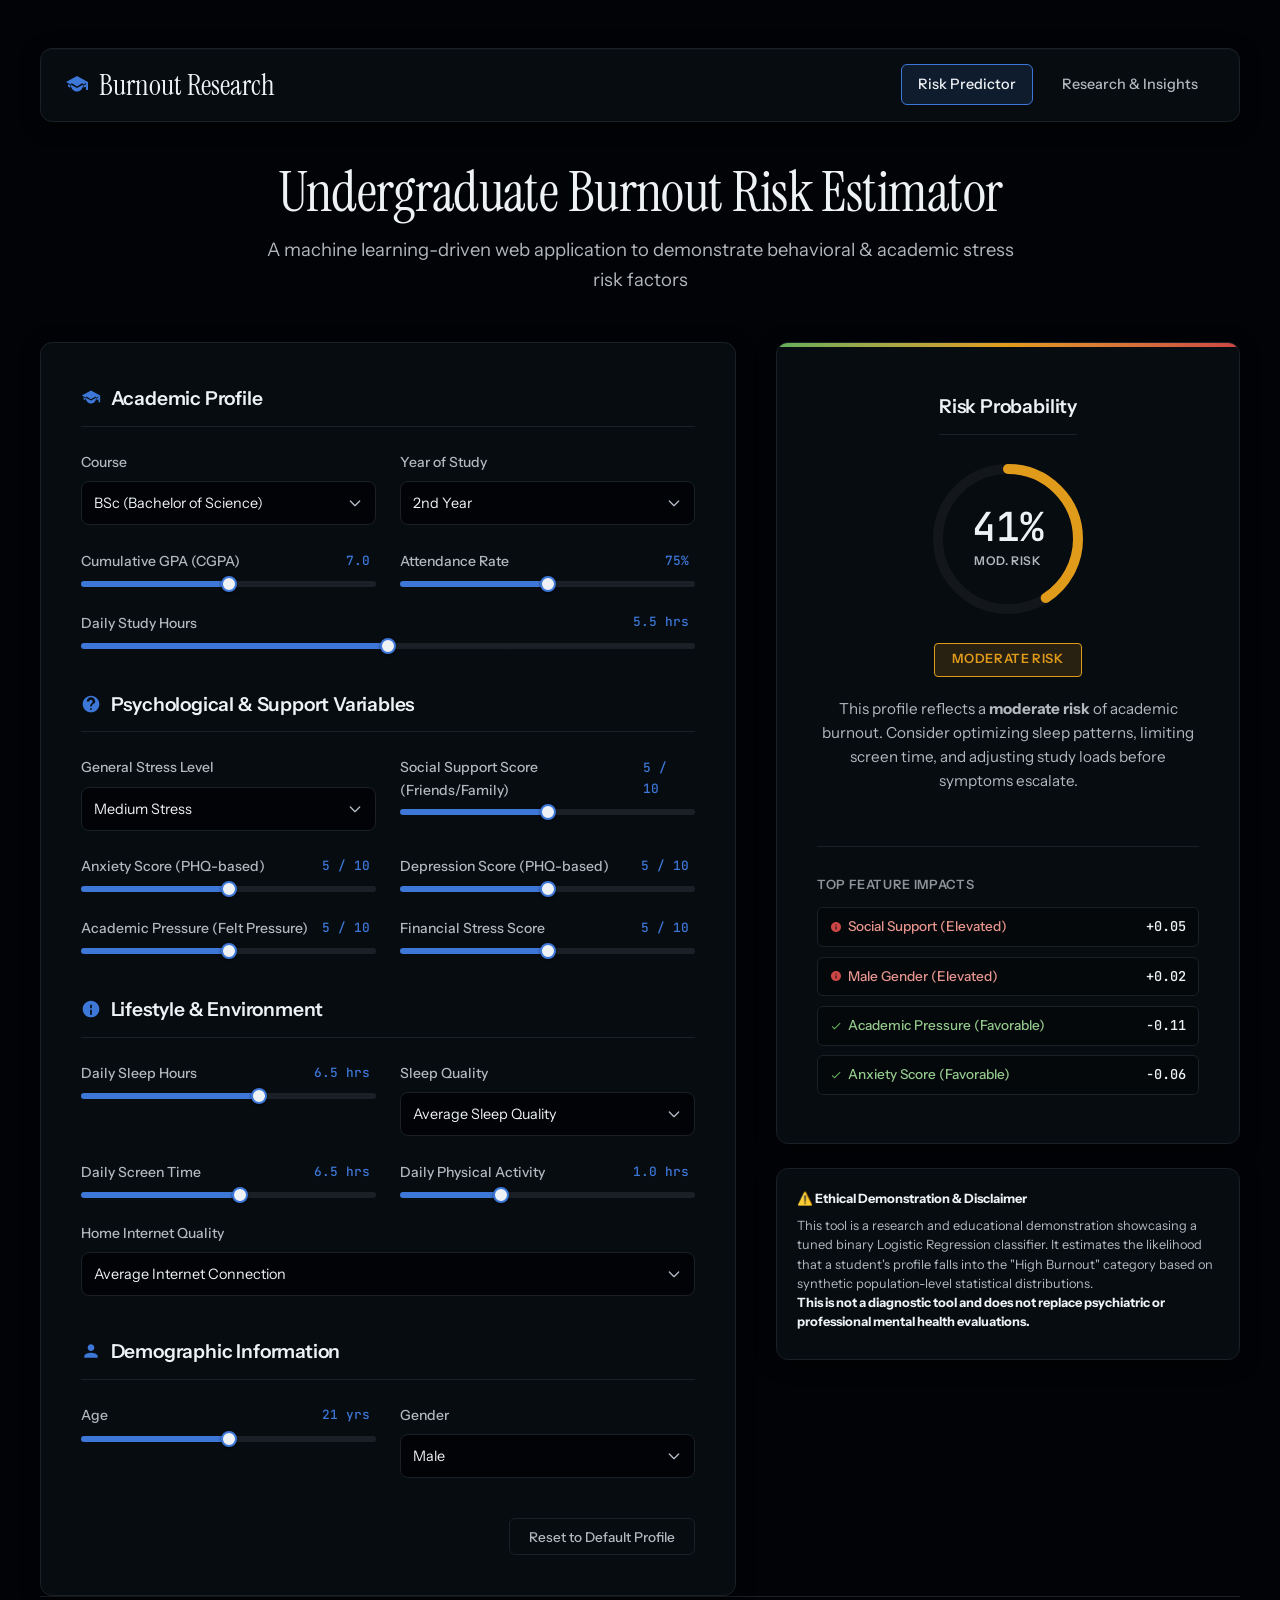
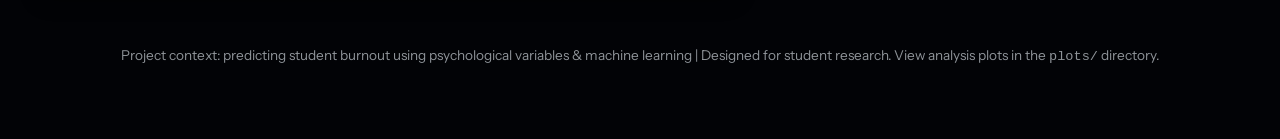
<file: web/index.html>
<!DOCTYPE html>
<html lang="en">
<head>
    <meta charset="UTF-8">
    <meta name="viewport" content="width=device-width, initial-scale=1.0">
    <meta name="description" content="Interactive Undergraduate Burnout Risk Estimator utilizing a tuned Logistic Regression machine learning model to compute stress and lifestyle vulnerabilities.">
    <title>Undergraduate Burnout Risk Estimator - Machine Learning Demonstration</title>
    
    <!-- Google Fonts -->
    <link rel="preconnect" href="https://fonts.googleapis.com">
    <link rel="preconnect" href="https://fonts.gstatic.com" crossorigin>
    <link href="https://fonts.googleapis.com/css2?family=Instrument+Sans:ital,wght@0,400;0,500;0,600;0,700;1,400&family=Instrument+Serif:ital@0;1&family=JetBrains+Mono:wght@400;500;700&display=swap" rel="stylesheet">
    
    <!-- SVG Favicon -->
    <link rel="icon" type="image/svg+xml" href="data:image/svg+xml,%3Csvg xmlns='http://www.w3.org/2000/svg' viewBox='0 0 24 24' fill='%2393a5ff'%3E%3Cpath d='M12 3L1 9l11 6 9-4.91V17h2V9L12 3z'/%3E%3C/svg%3E">

    <!-- Shared Stylesheet -->
    <link rel="stylesheet" href="css/styles.css">

    <!-- Page Specific Calculator Styles -->
    <style>
        .container {
            max-width: 1200px;
            width: 100%;
            margin: 0 auto;
            display: grid;
            grid-template-columns: 1.2fr 0.8fr;
            gap: 2.5rem;
            align-items: start;
        }

        @media (max-width: 968px) {
            .container {
                grid-template-columns: 1fr;
            }
        }

        /* Form Styling */
        h1 {
            font-family: 'Instrument Serif', serif;
            font-size: 3.5rem;
            font-weight: 400;
            letter-spacing: -0.01em;
            color: var(--text-primary);
            margin-bottom: 0.75rem;
            line-height: 1.1;
            text-align: center;
        }

        header {
            text-align: center;
            max-width: 800px;
            margin: 0 auto 3rem auto;
        }

        header p {
            color: var(--text-secondary);
            font-size: 1.15rem;
            font-weight: 400;
            max-width: 65ch;
            margin: 0 auto;
        }

        h2 {
            font-family: 'Instrument Sans', sans-serif;
            font-size: 1.2rem;
            font-weight: 600;
            letter-spacing: -0.01em;
            margin-bottom: 1.5rem;
            display: flex;
            align-items: center;
            gap: 0.6rem;
            border-bottom: 1px solid var(--border);
            padding-bottom: 0.75rem;
            color: var(--text-primary);
        }

        .form-section {
            margin-bottom: 2.5rem;
        }

        .form-grid {
            display: grid;
            grid-template-columns: 1fr 1fr;
            gap: 1.5rem;
        }

        @media (max-width: 640px) {
            .form-grid {
                grid-template-columns: 1fr;
            }
        }

        .form-group {
            display: flex;
            flex-direction: column;
            gap: 0.5rem;
        }

        .form-group.full-width {
            grid-column: 1 / -1;
        }

        label {
            font-size: 0.875rem;
            font-weight: 500;
            color: var(--text-secondary);
            display: flex;
            justify-content: space-between;
            align-items: center;
        }

        .slider-val {
            font-family: 'JetBrains Mono', monospace;
            font-weight: 500;
            color: var(--primary);
            padding: 0.1rem 0.4rem;
            font-size: 0.8rem;
        }

        input[type="range"] {
            -webkit-appearance: none;
            width: 100%;
            height: 6px;
            background: linear-gradient(to right, var(--primary) var(--value-percent, 50%), var(--border) var(--value-percent, 50%));
            border-radius: 3px;
            outline: none;
            transition: background 0.1s;
        }

        input[type="range"]::-webkit-slider-thumb {
            -webkit-appearance: none;
            appearance: none;
            width: 16px;
            height: 16px;
            border-radius: 50%;
            background: var(--text-primary);
            border: 2px solid var(--primary);
            cursor: pointer;
            transition: transform 0.1s, background-color 0.2s;
            box-shadow: 0 1px 3px rgba(0, 0, 0, 0.5);
        }

        input[type="range"]::-webkit-slider-thumb:hover {
            transform: scale(1.15);
            background: var(--primary);
            border-color: var(--text-primary);
        }

        select {
            appearance: none;
            -webkit-appearance: none;
            background-color: var(--bg);
            background-image: url("data:image/svg+xml,%3Csvg xmlns='http://www.w3.org/2000/svg' fill='none' viewBox='0 0 24 24' stroke='%23b2bbc6' stroke-width='2'%3E%3Cpath stroke-linecap='round' stroke-linejoin='round' d='M19 9l-7 7-7-7'/%3E%3C/svg%3E");
            background-repeat: no-repeat;
            background-position: right 0.75rem center;
            background-size: 1rem;
            border: 1px solid var(--border);
            border-radius: 8px;
            padding: 0.75rem 2.25rem 0.75rem 0.75rem;
            color: var(--text-primary);
            font-size: 0.9rem;
            outline: none;
            cursor: pointer;
            transition: border-color 0.2s, box-shadow 0.2s;
            font-family: 'Instrument Sans', sans-serif;
            width: 100%;
        }

        select:focus {
            border-color: var(--border-focus);
            box-shadow: 0 0 0 2px var(--primary-alpha);
        }

        /* Result Panel Styling */
        .sticky-panel {
            position: sticky;
            top: 2rem;
            display: flex;
            flex-direction: column;
            gap: 1.5rem;
        }

        .result-card {
            text-align: center;
            display: flex;
            flex-direction: column;
            align-items: center;
            padding: 3rem 2.5rem;
            position: relative;
            overflow: hidden;
        }

        .result-card::before {
            content: '';
            position: absolute;
            top: 0;
            left: 0;
            right: 0;
            height: 4px;
            background: linear-gradient(to right, var(--success), var(--warning), var(--danger));
        }

        /* Circular Progress */
        .progress-circle {
            position: relative;
            width: 160px;
            height: 160px;
            margin-bottom: 1.5rem;
        }

        .progress-circle svg {
            width: 100%;
            height: 100%;
            transform: rotate(-90deg);
        }

        .progress-circle circle {
            fill: none;
            stroke-width: 10;
        }

        .progress-bg {
            stroke: oklch(0.2 0.01 250);
        }

        .progress-bar {
            stroke: var(--primary);
            stroke-dasharray: 440;
            stroke-dashoffset: 440;
            stroke-linecap: round;
            transition: stroke-dashoffset 0.6s cubic-bezier(0.4, 0, 0.2, 1), stroke 0.3s;
        }

        .progress-text {
            position: absolute;
            top: 50%;
            left: 50%;
            transform: translate(-50%, -50%);
            text-align: center;
        }

        .percentage {
            font-family: 'JetBrains Mono', monospace;
            font-size: 2.5rem;
            font-weight: 500;
            color: var(--text-primary);
            line-height: 1;
        }

        .percentage-label {
            font-size: 0.75rem;
            font-weight: 600;
            color: var(--text-secondary);
            text-transform: uppercase;
            letter-spacing: 0.05em;
            margin-top: 0.25rem;
        }

        /* Badges */
        .badge {
            font-family: 'Instrument Sans', sans-serif;
            font-size: 0.8rem;
            font-weight: 600;
            padding: 0.35rem 1.1rem;
            border-radius: 4px;
            text-transform: uppercase;
            letter-spacing: 0.05em;
            margin-bottom: 1.25rem;
            display: inline-block;
        }

        .badge-low {
            background: var(--success-alpha);
            color: var(--success);
            border: 1px solid var(--success);
        }

        .badge-medium {
            background: var(--warning-alpha);
            color: var(--warning);
            border: 1px solid var(--warning);
        }

        .badge-high {
            background: var(--danger-alpha);
            color: var(--danger);
            border: 1px solid var(--danger);
            animation: pulse 2s infinite;
        }

        @keyframes pulse {
            0% { box-shadow: 0 0 0 0 oklch(0.58 0.17 25 / 0.4); }
            70% { box-shadow: 0 0 0 10px oklch(0.58 0.17 25 / 0); }
            100% { box-shadow: 0 0 0 0 oklch(0.58 0.17 25 / 0); }
        }

        .description {
            font-size: 0.95rem;
            color: var(--text-secondary);
            margin-bottom: 1.5rem;
            line-height: 1.6;
        }

        /* Explainable AI Factors */
        .explainability-section {
            width: 100%;
            text-align: left;
            border-top: 1px solid var(--border);
            margin-top: 1.75rem;
            padding-top: 1.75rem;
        }

        .explainability-section h3 {
            font-size: 0.8rem;
            text-transform: uppercase;
            letter-spacing: 0.05em;
            color: var(--text-tertiary);
            margin-bottom: 0.75rem;
            font-weight: 600;
        }

        .factor-list {
            display: flex;
            flex-direction: column;
            gap: 0.6rem;
        }

        .factor-item {
            display: flex;
            align-items: center;
            justify-content: space-between;
            font-size: 0.85rem;
            padding: 0.5rem 0.75rem;
            border-radius: 6px;
            background: oklch(0.13 0.01 250);
            border: 1px solid var(--border);
        }

        .factor-name {
            display: flex;
            align-items: center;
            gap: 0.4rem;
            font-weight: 500;
        }

        .factor-risk {
            color: oklch(0.75 0.1 25);
        }
        .factor-risk svg { fill: var(--danger); }

        .factor-protective {
            color: oklch(0.78 0.1 142);
        }
        .factor-protective svg { fill: var(--success); }

        .factor-weight {
            font-family: 'JetBrains Mono', monospace;
            font-weight: 500;
        }

        /* Ethical Notice */
        .ethical-notice {
            background: var(--panel);
            border: 1px solid var(--border);
            border-radius: 12px;
            padding: 1.25rem;
            font-size: 0.8rem;
            color: var(--text-secondary);
            line-height: 1.5;
            box-shadow: var(--shadow);
        }

        .ethical-notice strong {
            color: var(--text-primary);
            display: block;
            margin-bottom: 0.5rem;
        }

        /* Reset Button styling */
        .form-actions {
            display: flex;
            justify-content: flex-end;
            margin-top: 1rem;
        }

        .btn-secondary {
            background: transparent;
            border: 1px solid var(--border);
            color: var(--text-secondary);
            padding: 0.6rem 1.2rem;
            font-size: 0.85rem;
            font-weight: 500;
            border-radius: 6px;
            cursor: pointer;
            transition: background-color 0.2s, border-color 0.2s, color 0.2s;
            font-family: 'Instrument Sans', sans-serif;
        }

        .btn-secondary:hover {
            background: var(--panel-hover);
            color: var(--text-primary);
            border-color: var(--text-secondary);
        }

        /* SVG definition */
        .svg-icon {
            width: 20px;
            height: 20px;
            fill: var(--primary);
        }
    </style>
</head>
<body>

    <!-- SVG Icon Templates -->
    <svg style="display: none;">
        <symbol id="grad-cap" viewBox="0 0 24 24">
            <path d="M12 3L1 9l11 6 9-4.91V17h2V9L12 3zM5.47 12.5L3 11.16v2.33l2.47 1.35V12.5zm13.06 0v2.34l2.47-1.35v-2.33l-2.47 1.34zM12 18.5c-3.31 0-6-2.69-6-6 0-.85.18-1.65.5-2.38L12 13.5l5.5-3.38c.32.73.5 1.53.5 2.38 0 3.31-2.69 6-6 6z"/>
        </symbol>
        <symbol id="help-circle" viewBox="0 0 24 24">
            <path d="M12 2C6.48 2 2 6.48 2 12s4.48 10 10 10 10-4.48 10-10S17.52 2 12 2zm1 17h-2v-2h2v2zm2.07-7.75l-.9.92C13.45 12.9 13 13.5 13 15h-2v-.5c0-1.1.45-2.1 1.17-2.83l1.24-1.26c.37-.36.59-.86.59-1.41 0-1.1-.9-2-2-2s-2 .9-2 2H7c0-2.76 2.24-5 5-5s5 2.24 5 5c0 1.04-.42 1.99-1.07 2.25z"/>
        </symbol>
        <symbol id="info-circle" viewBox="0 0 24 24">
            <path d="M12 2C6.48 2 2 6.48 2 12s4.48 10 10 10 10-4.48 10-10S17.52 2 12 2zm1 17h-2v-6h2v6zm0-8h-2V7h2v2z"/>
        </symbol>
        <symbol id="profile-user" viewBox="0 0 24 24">
            <path d="M12 12c2.21 0 4-1.79 4-4s-1.79-4-4-4-4 1.79-4 4 1.79 4 4 4zm0 2c-2.67 0-8 1.34-8 4v2h16v-2c0-2.66-5.33-4-8-4z"/>
        </symbol>
    </svg>

    <nav class="top-nav">
        <a href="index.html" class="nav-logo">
            <svg class="svg-icon" style="width: 24px; height: 24px;"><use href="#grad-cap"/></svg>
            <span>Burnout Research</span>
        </a>
        <div class="nav-links">
            <a href="index.html" class="nav-link active">Risk Predictor</a>
            <a href="analysis.html" class="nav-link">Research & Insights</a>
        </div>
    </nav>

    <header>
        <h1>Undergraduate Burnout Risk Estimator</h1>
        <p>A machine learning-driven web application to demonstrate behavioral & academic stress risk factors</p>
    </header>

    <div class="container">
        <!-- Input Form -->
        <main class="glass-panel">
            <form id="burnoutForm">
                
                <!-- Section 1: Academic Profile -->
                <div class="form-section">
                    <h2>
                        <svg class="svg-icon"><use href="#grad-cap"/></svg>
                        Academic Profile
                    </h2>
                    <div class="form-grid">
                        <div class="form-group">
                            <label for="course">Course</label>
                            <select id="course">
                                <option value="BBA">BBA (Bachelor of Business Admin)</option>
                                <option value="BCA">BCA (Bachelor of Computer Applications)</option>
                                <option value="BSc" selected>BSc (Bachelor of Science)</option>
                                <option value="BTech">BTech (Bachelor of Technology)</option>
                                <option value="MBA">MBA (Master of Business Admin)</option>
                                <option value="MCA">MCA (Master of Computer Applications)</option>
                            </select>
                        </div>
                        <div class="form-group">
                            <label for="year">Year of Study</label>
                            <select id="year">
                                <option value="1st">1st Year</option>
                                <option value="2nd" selected>2nd Year</option>
                                <option value="3rd">3rd Year</option>
                                <option value="4th">4th Year</option>
                            </select>
                        </div>
                        <div class="form-group">
                            <label for="cgpa">
                                Cumulative GPA (CGPA)
                                <span class="slider-val" id="cgpa_val">7.0</span>
                            </label>
                            <input type="range" id="cgpa" aria-label="Cgpa" min="4.0" max="10.0" step="0.1" value="7.0">
                        </div>
                        <div class="form-group">
                            <label for="attendance_percentage">
                                Attendance Rate
                                <span class="slider-val" id="attendance_percentage_val">75%</span>
                            </label>
                            <input type="range" id="attendance_percentage" aria-label="Attendance Percentage" min="50" max="100" step="1" value="75">
                        </div>
                        <div class="form-group full-width">
                            <label for="daily_study_hours">
                                Daily Study Hours
                                <span class="slider-val" id="daily_study_hours_val">5.5 hrs</span>
                            </label>
                            <input type="range" id="daily_study_hours" aria-label="Daily Study Hours" min="1.0" max="10.0" step="0.1" value="5.5">
                        </div>
                    </div>
                </div>

                <!-- Section 2: Mental Health & Support -->
                <div class="form-section">
                    <h2>
                        <svg class="svg-icon"><use href="#help-circle"/></svg>
                        Psychological & Support Variables
                    </h2>
                    <div class="form-grid">
                        <div class="form-group">
                            <label for="stress_level">General Stress Level</label>
                            <select id="stress_level">
                                <option value="Low">Low Stress</option>
                                <option value="Medium" selected>Medium Stress</option>
                                <option value="High">High Stress</option>
                            </select>
                        </div>
                        <div class="form-group">
                            <label for="social_support_score">
                                Social Support Score (Friends/Family)
                                <span class="slider-val" id="social_support_score_val">5 / 10</span>
                            </label>
                            <input type="range" id="social_support_score" aria-label="Social Support Score" min="0" max="10" step="1" value="5">
                        </div>
                        <div class="form-group">
                            <label for="anxiety_score">
                                Anxiety Score (PHQ-based)
                                <span class="slider-val" id="anxiety_score_val">5 / 10</span>
                            </label>
                            <input type="range" id="anxiety_score" aria-label="Anxiety Score" min="0" max="10" step="1" value="5">
                        </div>
                        <div class="form-group">
                            <label for="depression_score">
                                Depression Score (PHQ-based)
                                <span class="slider-val" id="depression_score_val">5 / 10</span>
                            </label>
                            <input type="range" id="depression_score" aria-label="Depression Score" min="0" max="10" step="1" value="5">
                        </div>
                        <div class="form-group">
                            <label for="academic_pressure_score">
                                Academic Pressure (Felt Pressure)
                                <span class="slider-val" id="academic_pressure_score_val">5 / 10</span>
                            </label>
                            <input type="range" id="academic_pressure_score" aria-label="Academic Pressure Score" min="0" max="10" step="1" value="5">
                        </div>
                        <div class="form-group">
                            <label for="financial_stress_score">
                                Financial Stress Score
                                <span class="slider-val" id="financial_stress_score_val">5 / 10</span>
                            </label>
                            <input type="range" id="financial_stress_score" aria-label="Financial Stress Score" min="0" max="10" step="1" value="5">
                        </div>
                    </div>
                </div>

                <!-- Section 3: Physical Health & Habits -->
                <div class="form-section">
                    <h2>
                        <svg class="svg-icon"><use href="#info-circle"/></svg>
                        Lifestyle & Environment
                    </h2>
                    <div class="form-grid">
                        <div class="form-group">
                            <label for="daily_sleep_hours">
                                Daily Sleep Hours
                                <span class="slider-val" id="daily_sleep_hours_val">6.5 hrs</span>
                            </label>
                            <input type="range" id="daily_sleep_hours" aria-label="Daily Sleep Hours" min="1.0" max="10.0" step="0.1" value="6.5">
                        </div>
                        <div class="form-group">
                            <label for="sleep_quality">Sleep Quality</label>
                            <select id="sleep_quality">
                                <option value="Poor">Poor Sleep Quality</option>
                                <option value="Average" selected>Average Sleep Quality</option>
                                <option value="Good">Good Sleep Quality</option>
                            </select>
                        </div>
                        <div class="form-group">
                            <label for="screen_time_hours">
                                Daily Screen Time
                                <span class="slider-val" id="screen_time_hours_val">6.5 hrs</span>
                            </label>
                            <input type="range" id="screen_time_hours" aria-label="Screen Time Hours" min="0.0" max="12.0" step="0.1" value="6.5">
                        </div>
                        <div class="form-group">
                            <label for="physical_activity_hours">
                                Daily Physical Activity
                                <span class="slider-val" id="physical_activity_hours_val">1.0 hrs</span>
                            </label>
                            <input type="range" id="physical_activity_hours" aria-label="Physical Activity Hours" min="0.0" max="3.0" step="0.1" value="1.0">
                        </div>
                        <div class="form-group full-width">
                            <label for="internet_quality">Home Internet Quality</label>
                            <select id="internet_quality">
                                <option value="Poor">Poor Internet Connection</option>
                                <option value="Average" selected>Average Internet Connection</option>
                                <option value="Good">Good Internet Connection</option>
                            </select>
                        </div>
                    </div>
                </div>

                <!-- Section 4: Demographics -->
                <div class="form-section">
                    <h2>
                        <svg class="svg-icon"><use href="#profile-user"/></svg>
                        Demographic Information
                    </h2>
                    <div class="form-grid">
                        <div class="form-group">
                            <label for="age">
                                Age
                                <span class="slider-val" id="age_val">21 yrs</span>
                            </label>
                            <input type="range" id="age" aria-label="Age" min="17" max="25" step="1" value="21">
                        </div>
                        <div class="form-group">
                            <label for="gender">Gender</label>
                            <select id="gender">
                                <option value="Female">Female</option>
                                <option value="Male" selected>Male</option>
                                <option value="Other">Other</option>
                            </select>
                        </div>
                    </div>
                </div>

                <!-- Form Actions: Reset Button -->
                <div class="form-actions">
                    <button type="button" id="resetBtn" class="btn-secondary">Reset to Default Profile</button>
                </div>

            </form>
        </main>

        <!-- Prediction Dashboard -->
        <aside class="sticky-panel">
            <div class="glass-panel result-card">
                <h2>Risk Probability</h2>
                
                <div class="progress-circle">
                    <svg>
                        <circle class="progress-bg" cx="80" cy="80" r="70"></circle>
                        <circle class="progress-bar" id="progressBar" cx="80" cy="80" r="70"></circle>
                    </svg>
                    <div class="progress-text">
                        <div class="percentage" id="riskPct">0%</div>
                        <div class="percentage-label" id="riskLabel">Loading...</div>
                    </div>
                </div>

                <div class="badge" id="riskBadge">Loading...</div>
                
                <p class="description" id="riskDesc">
                    Calculating risk estimation...
                </p>

                <!-- Explainability Section -->
                <div class="explainability-section">
                    <h3>Top Feature Impacts</h3>
                    <div class="factor-list" id="factorList">
                        <!-- Dynamically filled -->
                    </div>
                </div>
            </div>

            <!-- Ethical Disclosure Notice -->
            <div class="ethical-notice">
                <strong>⚠️ Ethical Demonstration & Disclaimer</strong>
                This tool is a research and educational demonstration showcasing a tuned binary Logistic Regression classifier. It estimates the likelihood that a student's profile falls into the "High Burnout" category based on synthetic population-level statistical distributions. <strong>This is not a diagnostic tool and does not replace psychiatric or professional mental health evaluations.</strong>
            </div>
        </aside>
    </div>

    <footer>
        <p>Project context: predicting student burnout using psychological variables & machine learning | Designed for student research. View analysis plots in the <code>plots/</code> directory.</p>
    </footer>

    <!-- Calculator Engine script -->
    <script src="js/calculator.js"></script>
</body>
</html>
</file>
<file: web/css/styles.css>
/* Shared Design Tokens & CSS System for Burnout Dashboard */

:root {
    --bg: oklch(0.1 0.01 250);
    --panel: oklch(0.15 0.015 250);
    --panel-hover: oklch(0.17 0.015 250);
    --border: oklch(0.24 0.015 250);
    --border-focus: oklch(0.42 0.08 250);
    --text-primary: oklch(0.96 0.005 250);
    --text-secondary: oklch(0.78 0.01 250);
    --text-tertiary: oklch(0.66 0.01 250);
    
    --primary: oklch(0.58 0.16 260);
    --primary-hover: oklch(0.52 0.17 260);
    --primary-alpha: oklch(0.58 0.16 260 / 0.15);
    
    --success: oklch(0.68 0.14 142);
    --success-alpha: oklch(0.68 0.14 142 / 0.15);
    
    --warning: oklch(0.74 0.15 75);
    --warning-alpha: oklch(0.74 0.15 75 / 0.15);
    
    --danger: oklch(0.58 0.17 25);
    --danger-alpha: oklch(0.58 0.17 25 / 0.15);
    
    --shadow: 0 4px 20px 0 rgba(0, 0, 0, 0.4);
    --inner-shadow: inset 0 1px 0 0 rgba(255, 255, 255, 0.03);
}

* {
    box-sizing: border-box;
    margin: 0;
    padding: 0;
}

body {
    font-family: 'Instrument Sans', -apple-system, BlinkMacSystemFont, sans-serif;
    background-color: var(--bg);
    color: var(--text-primary);
    min-height: 100vh;
    display: flex;
    flex-direction: column;
    padding: 3rem 1.5rem;
    line-height: 1.6;
    -webkit-font-smoothing: antialiased;
}

/* Navigation Bar */
.top-nav {
    display: flex;
    justify-content: space-between;
    align-items: center;
    max-width: 1200px;
    width: 100%;
    margin: 0 auto 2.5rem auto;
    padding: 0.8rem 1.5rem;
    background: var(--panel);
    border: 1px solid var(--border);
    border-radius: 12px;
    box-shadow: var(--inner-shadow), var(--shadow);
    backdrop-filter: blur(12px);
    -webkit-backdrop-filter: blur(12px);
}

.nav-logo {
    font-family: 'Instrument Serif', serif;
    font-size: 1.8rem;
    color: var(--text-primary);
    text-decoration: none;
    display: flex;
    align-items: center;
    gap: 0.6rem;
    transition: opacity 0.2s;
}

.nav-logo:hover {
    opacity: 0.9;
}

.nav-links {
    display: flex;
    gap: 0.75rem;
}

.nav-link {
    font-family: 'Instrument Sans', sans-serif;
    font-size: 0.9rem;
    font-weight: 500;
    color: var(--text-secondary);
    text-decoration: none;
    padding: 0.5rem 1rem;
    border-radius: 6px;
    transition: background-color 0.2s, color 0.2s, border-color 0.2s;
    border: 1px solid transparent;
}

.nav-link:hover {
    color: var(--text-primary);
    background: var(--panel-hover);
}

.nav-link.active {
    color: var(--text-primary);
    background: var(--primary-alpha);
    border-color: var(--primary);
}

/* Glass Panel Layout Base */
.glass-panel {
    background: var(--panel);
    border: 1px solid var(--border);
    border-radius: 12px;
    padding: 2.5rem;
    box-shadow: var(--shadow);
    position: relative;
}

/* Footer styling */
footer {
    margin-top: auto;
    text-align: center;
    padding: 3rem 0 1.5rem 0;
    color: var(--text-tertiary);
    font-size: 0.85rem;
    border-top: 1px solid var(--border);
    max-width: 1200px;
    width: 100%;
    margin-left: auto;
    margin-right: auto;
}

footer a {
    color: var(--primary);
    text-decoration: none;
}

footer a:hover {
    text-decoration: underline;
}

/* Responsive Navigation */
@media (max-width: 600px) {
    .top-nav {
        flex-direction: column;
        gap: 1rem;
        padding: 1rem;
        text-align: center;
    }
    .nav-links {
        width: 100%;
        justify-content: center;
        flex-wrap: wrap;
    }
}
</file>
